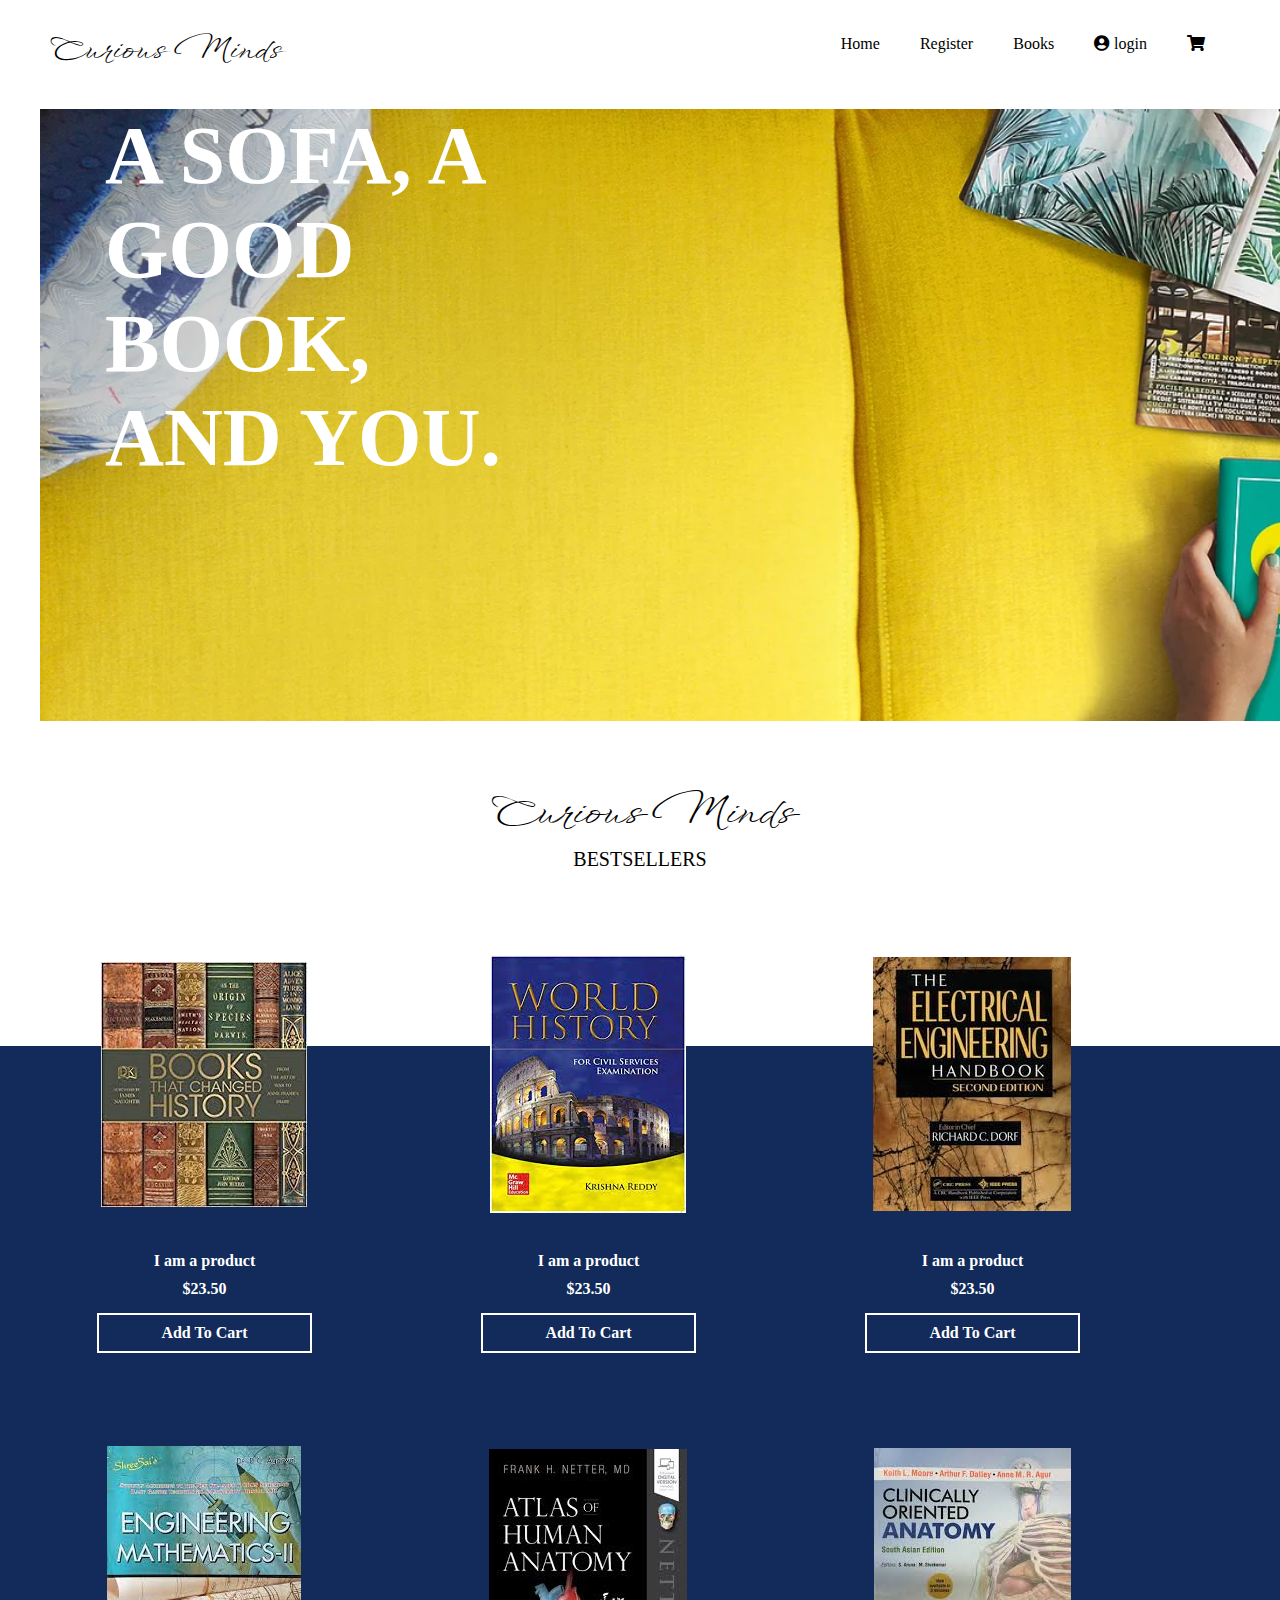
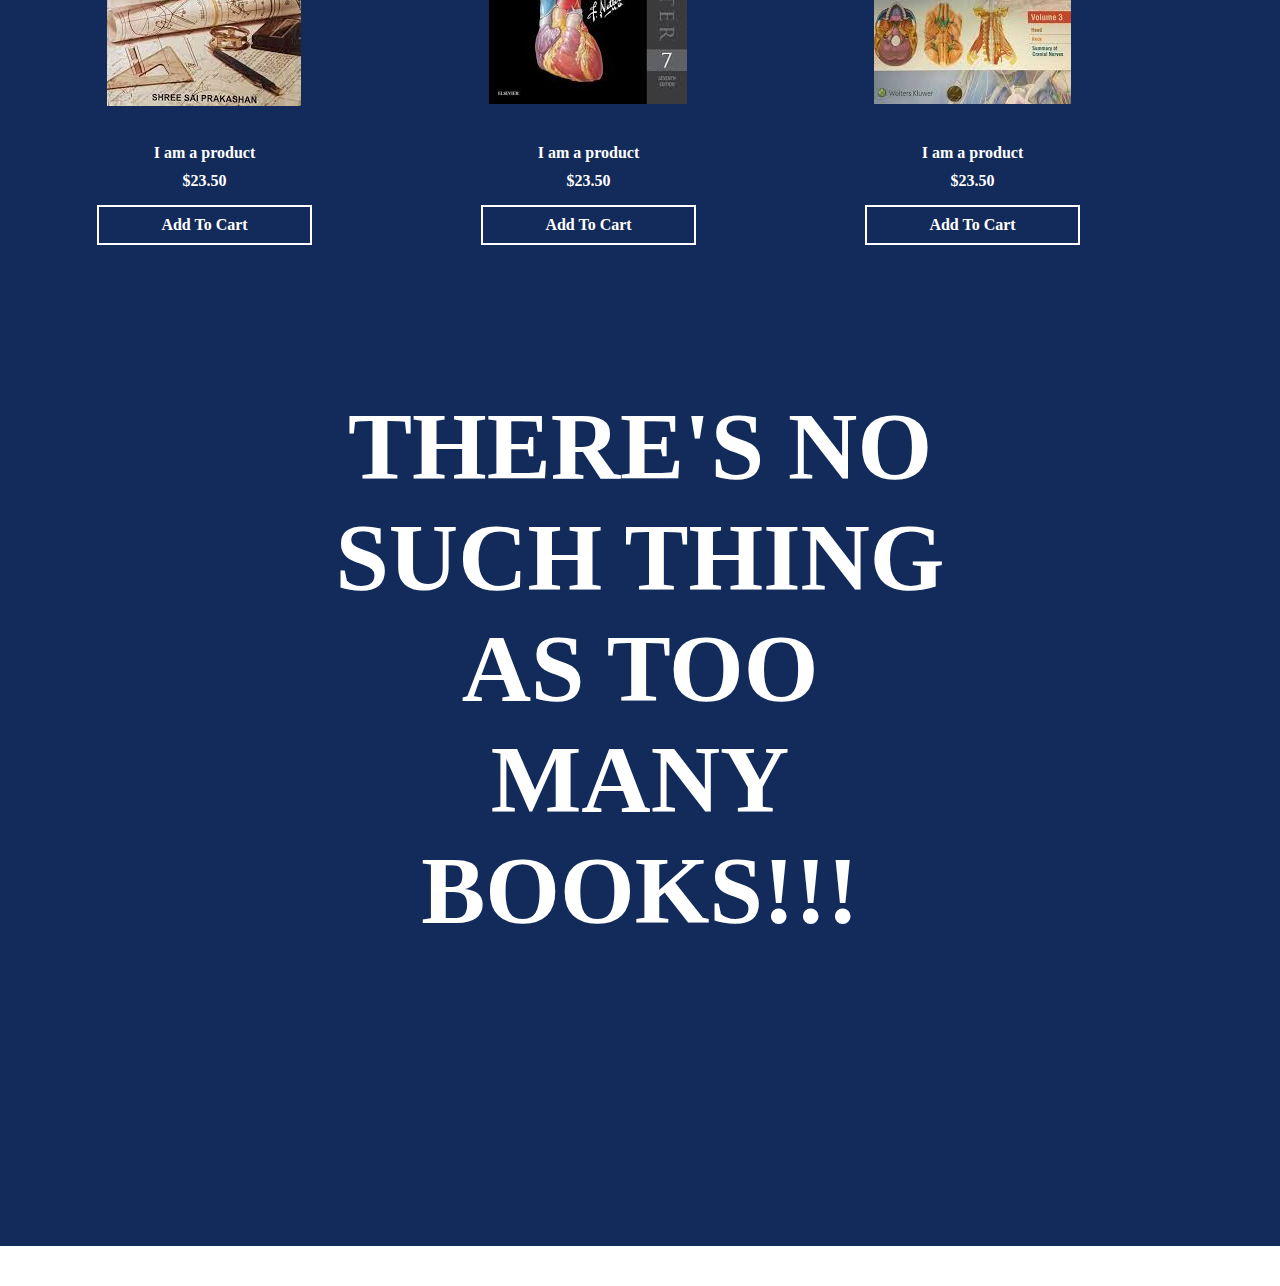
<file: index.html>
<!DOCTYPE html>
<html lang="en">
<head>
    <meta charset="UTF-8">
    <meta http-equiv="X-UA-Compatible" content="IE=edge">
    <meta name="viewport" content="width=device-width, initial-scale=1.0">
    <link rel="stylesheet" href="https://cdnjs.cloudflare.com/ajax/libs/font-awesome/5.15.4/css/all.min.css" integrity="sha512-1ycn6IcaQQ40/MKBW2W4Rhis/DbILU74C1vSrLJxCq57o941Ym01SwNsOMqvEBFlcgUa6xLiPY/NS5R+E6ztJQ==" crossorigin="anonymous" referrerpolicy="no-referrer" />
    <link rel="stylesheet" href="home.css">
    <title>Home</title>
</head>
<body>
    <div class="container">
        <div class="content">
            <div class="heading">
                <div class="logo">
                    <a href="" class="logoname">Curious Minds</a>
                </div>
                <div class="navbar">
                    <ul>
                        <li><a href="index.html">Home</a></li>
                        <li><a href="registration.html">Register</a></li>
                        <li><a href="books.html">Books</a></li>
                        <li><a href="login.html"> <i class="fas fa-user-circle"></i> login</a></li>
                        <li><a href="payment.html"> <i class="fas fa-shopping-cart"></i></a></li>
                    </ul>
                </div>
            </div>
            <div class="body">
                <div class="textbox">
                    <p class="text">A SOFA, A GOOD BOOK, AND YOU.</p>
                </div>
                <div class="bestsellers">
                    <span class="head1">Curious Minds</span>
                    <span class="head2">BESTSELLERS</span>
                </div>
                <div class="books-grid">
                    <div class="card">
                        <div class="image">
                            <img src="./pictures/book1.jpeg" alt="">
                        </div>
                        <div class="txt">
                            <span>I am a product</span>
                            <span>$23.50</span>
                        </div>
                        <div class="btn">
                            <button>Add To Cart</button>
                        </div>
                    </div>
                    <div class="card">
                        <div class="image">
                            <img src="./pictures/book2.jpeg" alt="">
                        </div>
                        <div class="txt">
                            <span>I am a product</span>
                            <span>$23.50</span>
                        </div>
                        <div class="btn">
                            <button>Add To Cart</button>
                        </div>
                    </div>
                    <div class="card">
                        <div class="image">
                            <img src="./pictures/book7.jpeg" alt="">
                        </div>
                        <div class="txt">
                            <span>I am a product</span>
                            <span>$23.50</span>
                        </div>
                        <div class="btn">
                            <button>Add To Cart</button>
                        </div>
                    </div>
                    <div class="card">
                        <div class="image">
                            <img src="./pictures/book4.jpeg" alt="">
                        </div>
                        <div class="txt">
                            <span>I am a product</span>
                            <span>$23.50</span>
                        </div>
                        <div class="btn">
                            <button>Add To Cart</button>
                        </div>
                    </div>
                    <div class="card">
                        <div class="image">
                            <img src="./pictures/book5.jpeg" alt="">
                        </div>
                        <div class="txt">
                            <span>I am a product</span>
                            <span>$23.50</span>
                        </div>
                        <div class="btn">
                            <button>Add To Cart</button>
                        </div>
                    </div>
                    <div class="card">
                        <div class="image">
                            <img src="./pictures/book6.jpeg" alt="">
                        </div>
                        <div class="txt">
                            <span>I am a product</span>
                            <span>$23.50</span>
                        </div>
                        <div class="btn">
                            <button>Add To Cart</button>
                        </div>
                    </div>
                </div>
                <div class="bg">
                    <div class="text-box">
                        <p>THERE'S NO SUCH THING AS TOO MANY BOOKS!!!</p>
                    </div>
                </div>                
            </div>
            <div class="footer"></div>
        </div>
    </div>
</body>
</html>
</file>
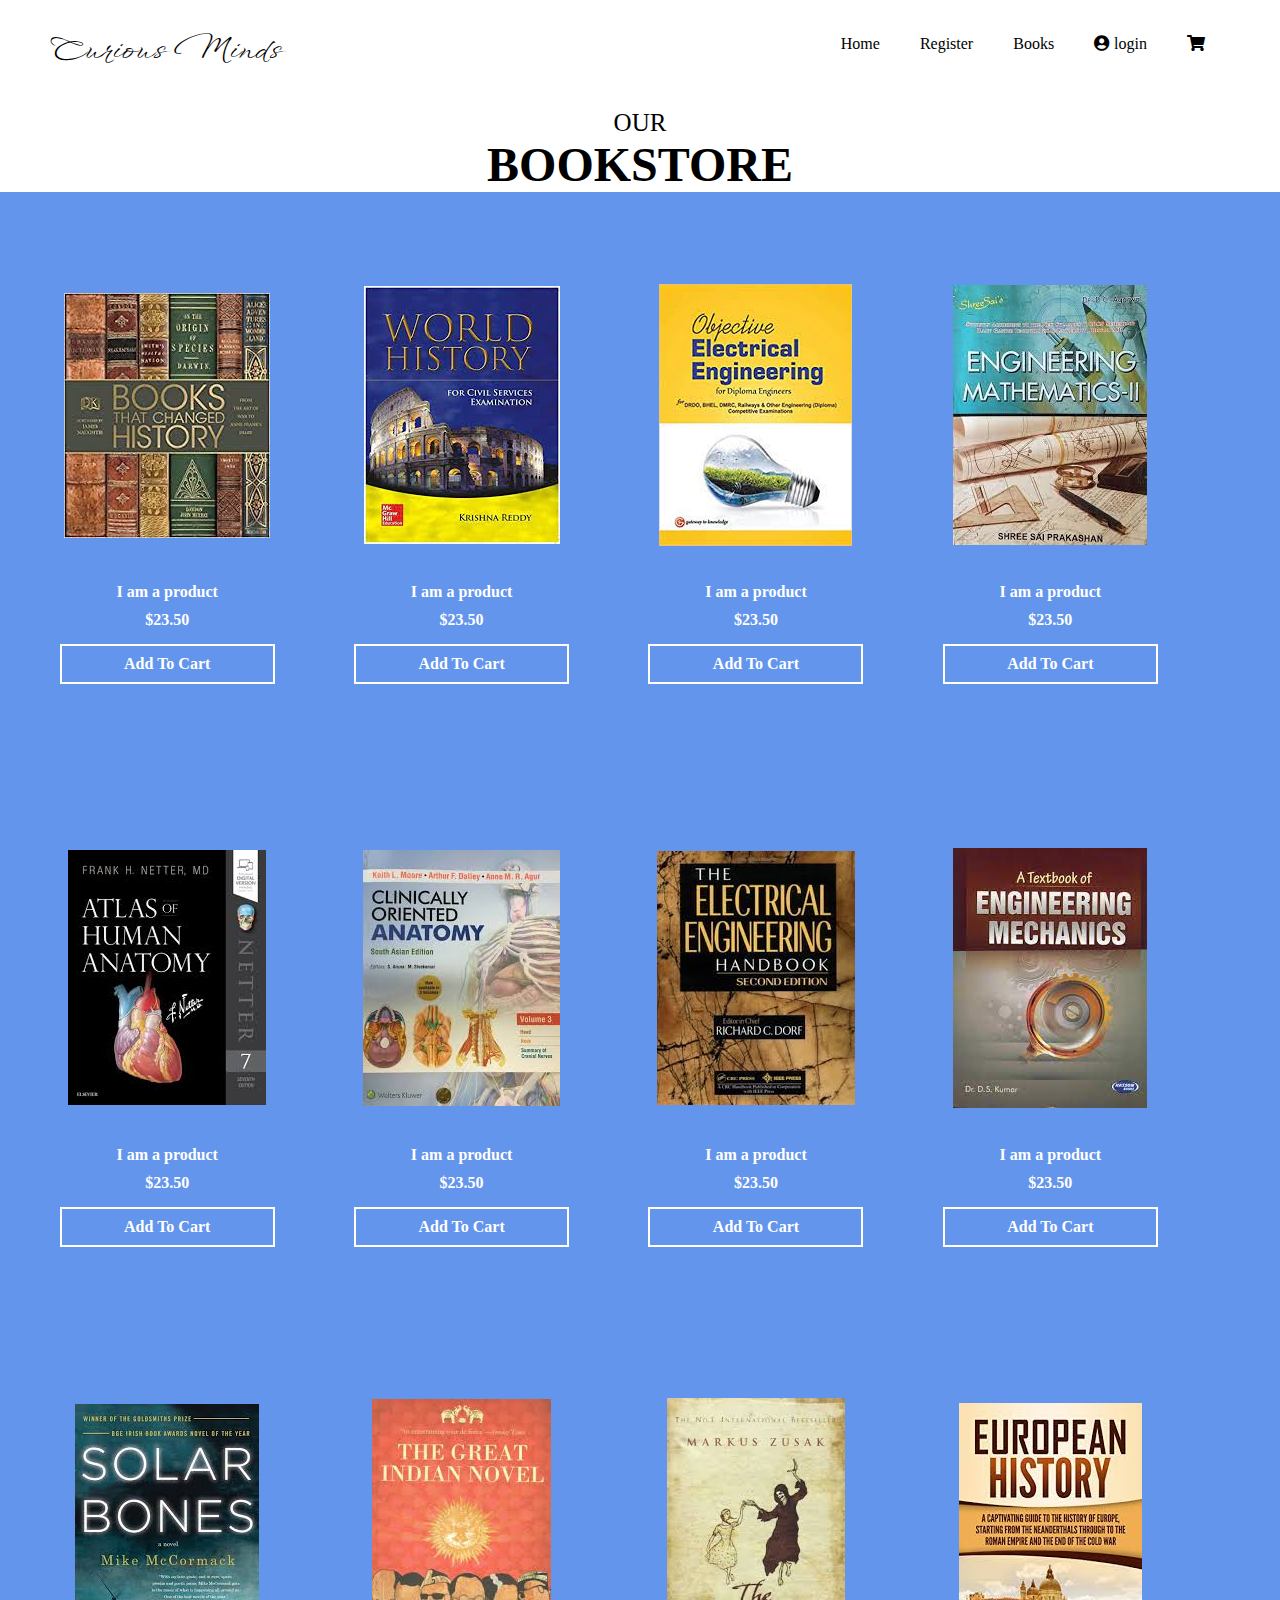
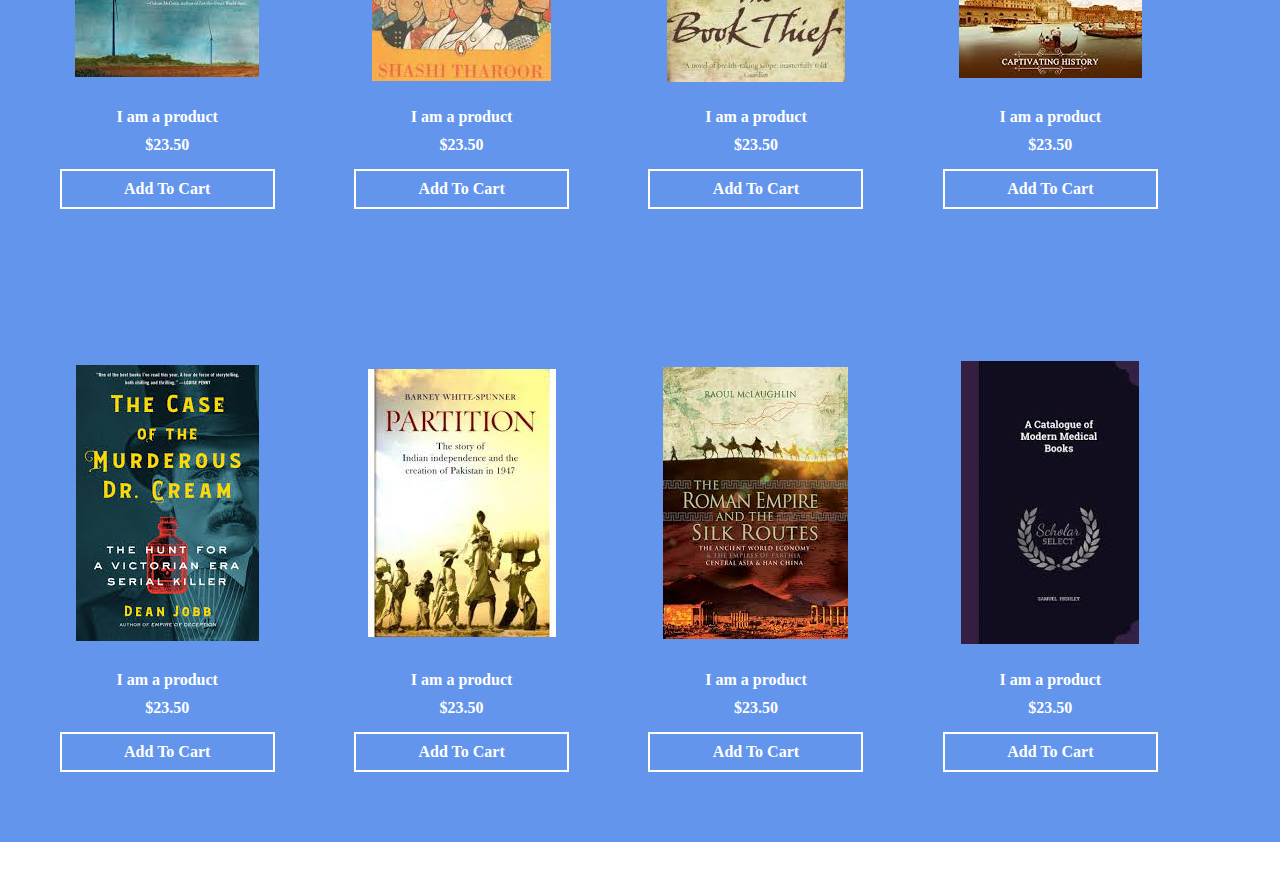
<file: books.html>
<!DOCTYPE html>
<html lang="en">
<head>
    <meta charset="UTF-8">
    <meta http-equiv="X-UA-Compatible" content="IE=edge">
    <meta name="viewport" content="width=device-width, initial-scale=1.0">
    <link rel="stylesheet" href="https://cdnjs.cloudflare.com/ajax/libs/font-awesome/5.15.4/css/all.min.css" integrity="sha512-1ycn6IcaQQ40/MKBW2W4Rhis/DbILU74C1vSrLJxCq57o941Ym01SwNsOMqvEBFlcgUa6xLiPY/NS5R+E6ztJQ==" crossorigin="anonymous" referrerpolicy="no-referrer" />
    <link rel="stylesheet" href="books.css">
    <title>Books</title>
</head>
<body>
    <div class="container">
        <div class="content">
            <div class="heading">
                <div class="logo">
                    <a href="" class="logoname">Curious Minds</a>
                </div>
                <div class="navbar">
                    <ul>
                        <li><a href="index.html">Home</a></li>
                        <li><a href="registration.html">Register</a></li>
                        <li><a href="books.html">Books</a></li>
                        <li><a href="login.html"> <i class="fas fa-user-circle"></i> login</a></li>
                        <li><a href="payment.html"> <i class="fas fa-shopping-cart"></i></a></li>
                    </ul>
                </div>
            </div>
            <div class="body">
                <div class="head">
                    <span class="h">OUR</span>
                    <span class="i">BOOKSTORE</span>
                </div>
                <div class="books-grid">
                    <div class="card">
                        <div class="image">
                            <img src="./pictures/book1.jpeg" alt="">
                        </div>
                        <div class="txt">
                            <span>I am a product</span>
                            <span>$23.50</span>
                        </div>
                        <div class="btn">
                            <button>Add To Cart</button>
                        </div>
                    </div>
                    <div class="card">
                        <div class="image">
                            <img src="./pictures/book2.jpeg" alt="">
                        </div>
                        <div class="txt">
                            <span>I am a product</span>
                            <span>$23.50</span>
                        </div>
                        <div class="btn">
                            <button>Add To Cart</button>
                        </div>
                    </div>
                    <div class="card">
                        <div class="image">
                            <img src="./pictures/book3.jpeg" alt="">
                        </div>
                        <div class="txt">
                            <span>I am a product</span>
                            <span>$23.50</span>
                        </div>
                        <div class="btn">
                            <button>Add To Cart</button>
                        </div>
                    </div>
                    <div class="card">
                        <div class="image">
                            <img src="./pictures/book4.jpeg" alt="">
                        </div>
                        <div class="txt">
                            <span>I am a product</span>
                            <span>$23.50</span>
                        </div>
                        <div class="btn">
                            <button>Add To Cart</button>
                        </div>
                    </div>
                    <div class="card">
                        <div class="image">
                            <img src="./pictures/book5.jpeg" alt="">
                        </div>
                        <div class="txt">
                            <span>I am a product</span>
                            <span>$23.50</span>
                        </div>
                        <div class="btn">
                            <button>Add To Cart</button>
                        </div>
                    </div>
                    <div class="card">
                        <div class="image">
                            <img src="./pictures/book6.jpeg" alt="">
                        </div>
                        <div class="txt">
                            <span>I am a product</span>
                            <span>$23.50</span>
                        </div>
                        <div class="btn">
                            <button>Add To Cart</button>
                        </div>
                    </div>
                    <div class="card">
                        <div class="image">
                            <img src="./pictures/book7.jpeg" alt="">
                        </div>
                        <div class="txt">
                            <span>I am a product</span>
                            <span>$23.50</span>
                        </div>
                        <div class="btn">
                            <button>Add To Cart</button>
                        </div>
                    </div>
                    <div class="card">
                        <div class="image">
                            <img src="./pictures/book8.jpeg" alt="">
                        </div>
                        <div class="txt">
                            <span>I am a product</span>
                            <span>$23.50</span>
                        </div>
                        <div class="btn">
                            <button>Add To Cart</button>
                        </div>
                    </div>
                    <div class="card">
                        <div class="image">
                            <img src="./pictures/book9.jpeg" alt="">
                        </div>
                        <div class="txt">
                            <span>I am a product</span>
                            <span>$23.50</span>
                        </div>
                        <div class="btn">
                            <button>Add To Cart</button>
                        </div>
                    </div>
                    <div class="card">
                        <div class="image">
                            <img src="./pictures/book10.jpeg" alt="">
                        </div>
                        <div class="txt">
                            <span>I am a product</span>
                            <span>$23.50</span>
                        </div>
                        <div class="btn">
                            <button>Add To Cart</button>
                        </div>
                    </div>
                    <div class="card">
                        <div class="image">
                            <img src="./pictures/book11.jpeg" alt="">
                        </div>
                        <div class="txt">
                            <span>I am a product</span>
                            <span>$23.50</span>
                        </div>
                        <div class="btn">
                            <button>Add To Cart</button>
                        </div>
                    </div>
                    <div class="card">
                        <div class="image">
                            <img src="./pictures/book12.jpeg" alt="">
                        </div>
                        <div class="txt">
                            <span>I am a product</span>
                            <span>$23.50</span>
                        </div>
                        <div class="btn">
                            <button>Add To Cart</button>
                        </div>
                    </div>
                    <div class="card">
                        <div class="image">
                            <img src="./pictures/book13.jpeg" alt="">
                        </div>
                        <div class="txt">
                            <span>I am a product</span>
                            <span>$23.50</span>
                        </div>
                        <div class="btn">
                            <button>Add To Cart</button>
                        </div>
                    </div>
                    <div class="card">
                        <div class="image">
                            <img src="./pictures/book14.jpeg" alt="">
                        </div>
                        <div class="txt">
                            <span>I am a product</span>
                            <span>$23.50</span>
                        </div>
                        <div class="btn">
                            <button>Add To Cart</button>
                        </div>
                    </div>
                    <div class="card">
                        <div class="image">
                            <img src="./pictures/book15.jpeg" alt="">
                        </div>
                        <div class="txt">
                            <span>I am a product</span>
                            <span>$23.50</span>
                        </div>
                        <div class="btn">
                            <button>Add To Cart</button>
                        </div>
                    </div>
                    <div class="card">
                        <div class="image">
                            <img src="./pictures/book16.jpeg" alt="">
                        </div>
                        <div class="txt">
                            <span>I am a product</span>
                            <span>$23.50</span>
                        </div>
                        <div class="btn">
                            <button>Add To Cart</button>
                        </div>
                    </div>
                </div>
            </div>
            <div class="footer"></div>
        </div>
    </div>
</body>
</html>
</file>
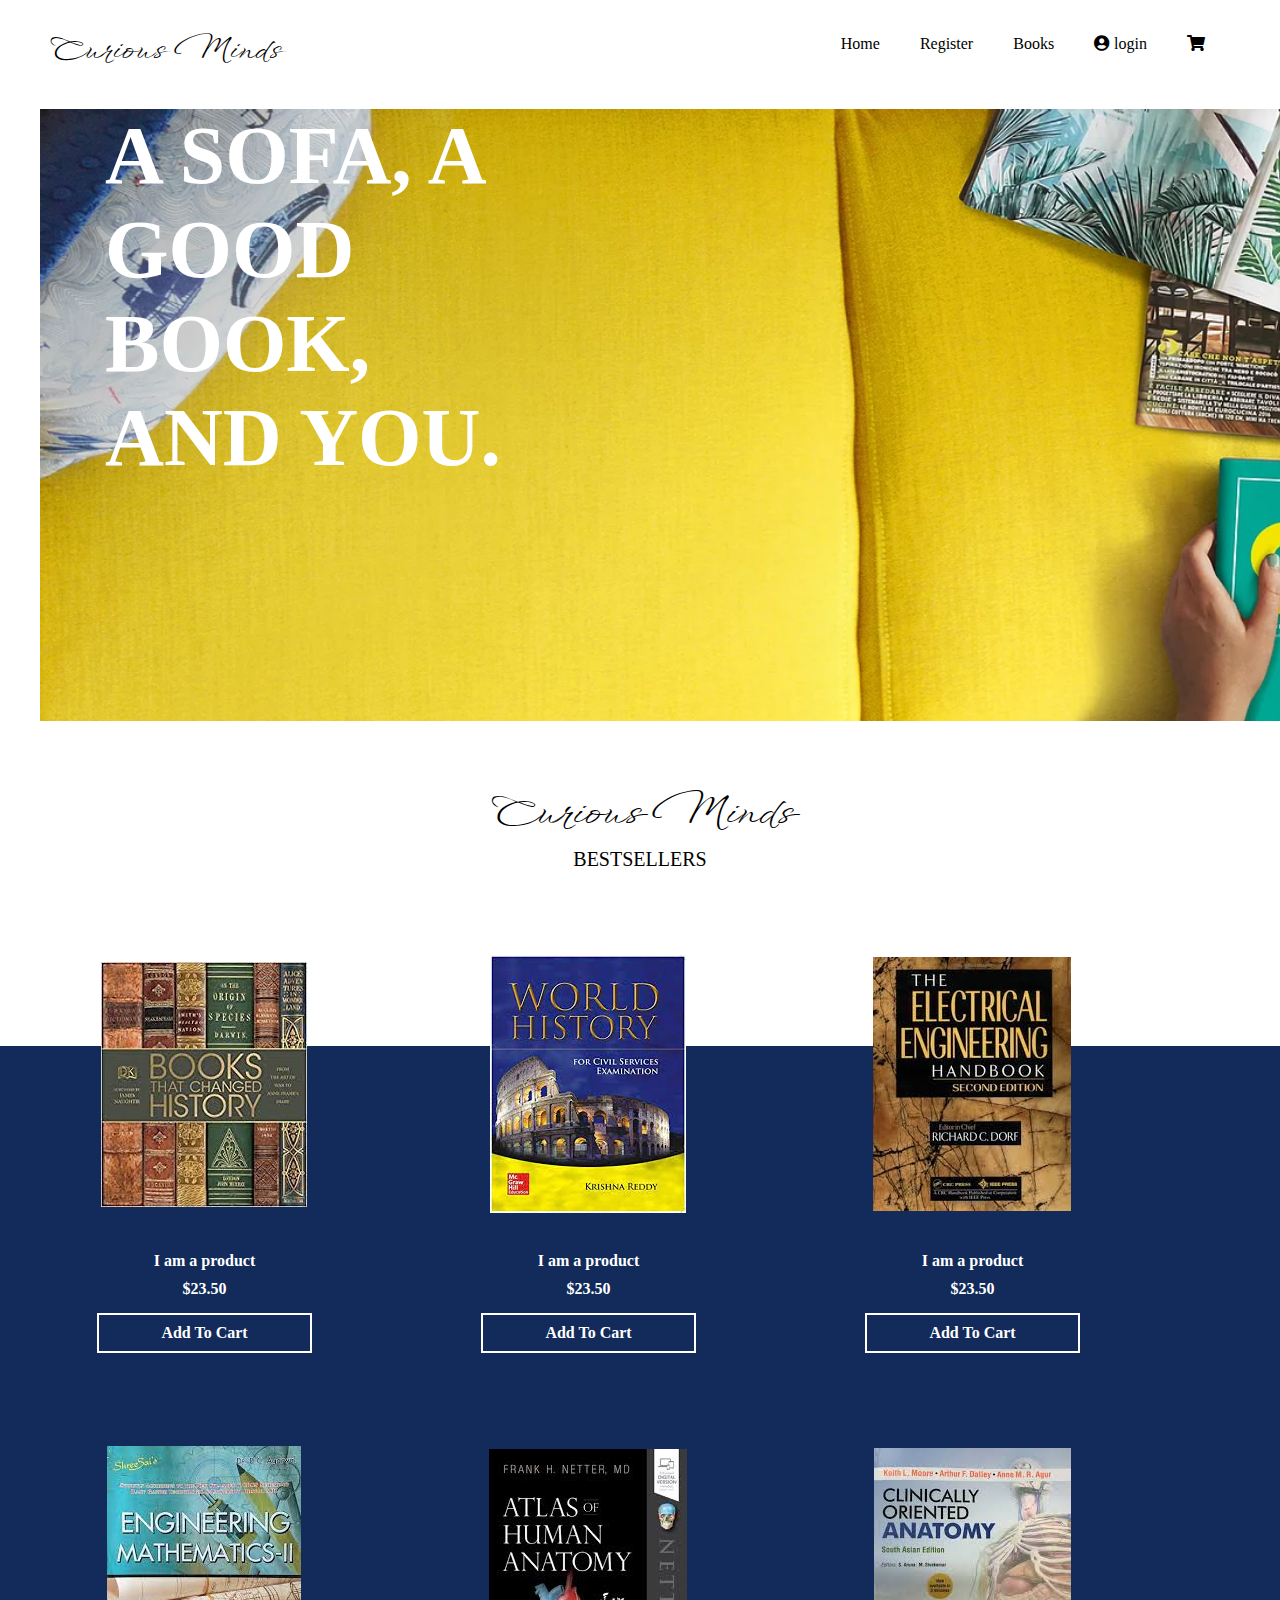
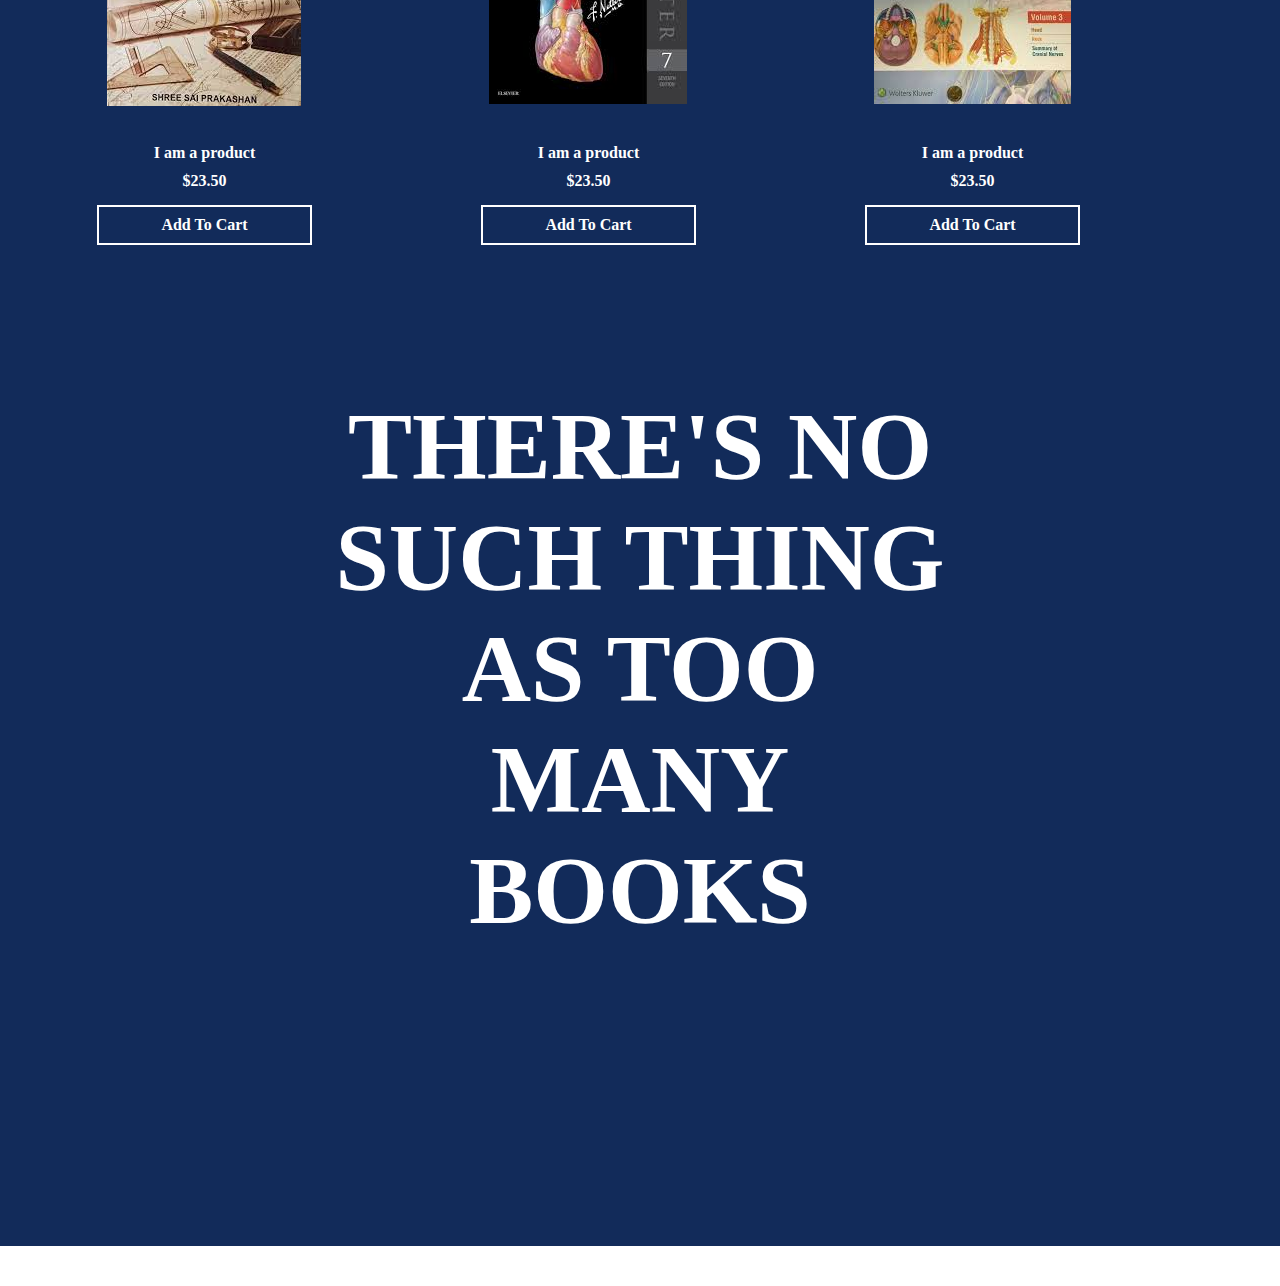
<file: home.html>
<!DOCTYPE html>
<html lang="en">
<head>
    <meta charset="UTF-8">
    <meta http-equiv="X-UA-Compatible" content="IE=edge">
    <meta name="viewport" content="width=device-width, initial-scale=1.0">
    <link rel="stylesheet" href="https://cdnjs.cloudflare.com/ajax/libs/font-awesome/5.15.4/css/all.min.css" integrity="sha512-1ycn6IcaQQ40/MKBW2W4Rhis/DbILU74C1vSrLJxCq57o941Ym01SwNsOMqvEBFlcgUa6xLiPY/NS5R+E6ztJQ==" crossorigin="anonymous" referrerpolicy="no-referrer" />
    <link rel="stylesheet" href="home.css">
    <title>Home</title>
</head>
<body>
    <div class="container">
        <div class="content">
            <div class="heading">
                <div class="logo">
                    <a href="" class="logoname">Curious Minds</a>
                </div>
                <div class="navbar">
                    <ul>
                        <li><a href="home.html">Home</a></li>
                        <li><a href="registration.html">Register</a></li>
                        <li><a href="books.html">Books</a></li>
                        <li><a href="login.html"> <i class="fas fa-user-circle"></i> login</a></li>
                        <li><a href="payment.html"> <i class="fas fa-shopping-cart"></i></a></li>
                    </ul>
                </div>
            </div>
            <div class="body">
                <div class="textbox">
                    <p class="text">A SOFA, A GOOD BOOK, AND YOU.</p>
                </div>
                <div class="bestsellers">
                    <span class="head1">Curious Minds</span>
                    <span class="head2">BESTSELLERS</span>
                </div>
                <div class="books-grid">
                    <div class="card">
                        <div class="image">
                            <img src="./pictures/book1.jpeg" alt="">
                        </div>
                        <div class="txt">
                            <span>I am a product</span>
                            <span>$23.50</span>
                        </div>
                        <div class="btn">
                            <button>Add To Cart</button>
                        </div>
                    </div>
                    <div class="card">
                        <div class="image">
                            <img src="./pictures/book2.jpeg" alt="">
                        </div>
                        <div class="txt">
                            <span>I am a product</span>
                            <span>$23.50</span>
                        </div>
                        <div class="btn">
                            <button>Add To Cart</button>
                        </div>
                    </div>
                    <div class="card">
                        <div class="image">
                            <img src="./pictures/book7.jpeg" alt="">
                        </div>
                        <div class="txt">
                            <span>I am a product</span>
                            <span>$23.50</span>
                        </div>
                        <div class="btn">
                            <button>Add To Cart</button>
                        </div>
                    </div>
                    <div class="card">
                        <div class="image">
                            <img src="./pictures/book4.jpeg" alt="">
                        </div>
                        <div class="txt">
                            <span>I am a product</span>
                            <span>$23.50</span>
                        </div>
                        <div class="btn">
                            <button>Add To Cart</button>
                        </div>
                    </div>
                    <div class="card">
                        <div class="image">
                            <img src="./pictures/book5.jpeg" alt="">
                        </div>
                        <div class="txt">
                            <span>I am a product</span>
                            <span>$23.50</span>
                        </div>
                        <div class="btn">
                            <button>Add To Cart</button>
                        </div>
                    </div>
                    <div class="card">
                        <div class="image">
                            <img src="./pictures/book6.jpeg" alt="">
                        </div>
                        <div class="txt">
                            <span>I am a product</span>
                            <span>$23.50</span>
                        </div>
                        <div class="btn">
                            <button>Add To Cart</button>
                        </div>
                    </div>
                </div>
                <div class="bg">
                    <div class="text-box">
                        <p>THERE'S NO SUCH THING AS TOO MANY BOOKS</p>
                    </div>
                </div>                
            </div>
            <div class="footer"></div>
        </div>
    </div>
</body>
</html>
</file>
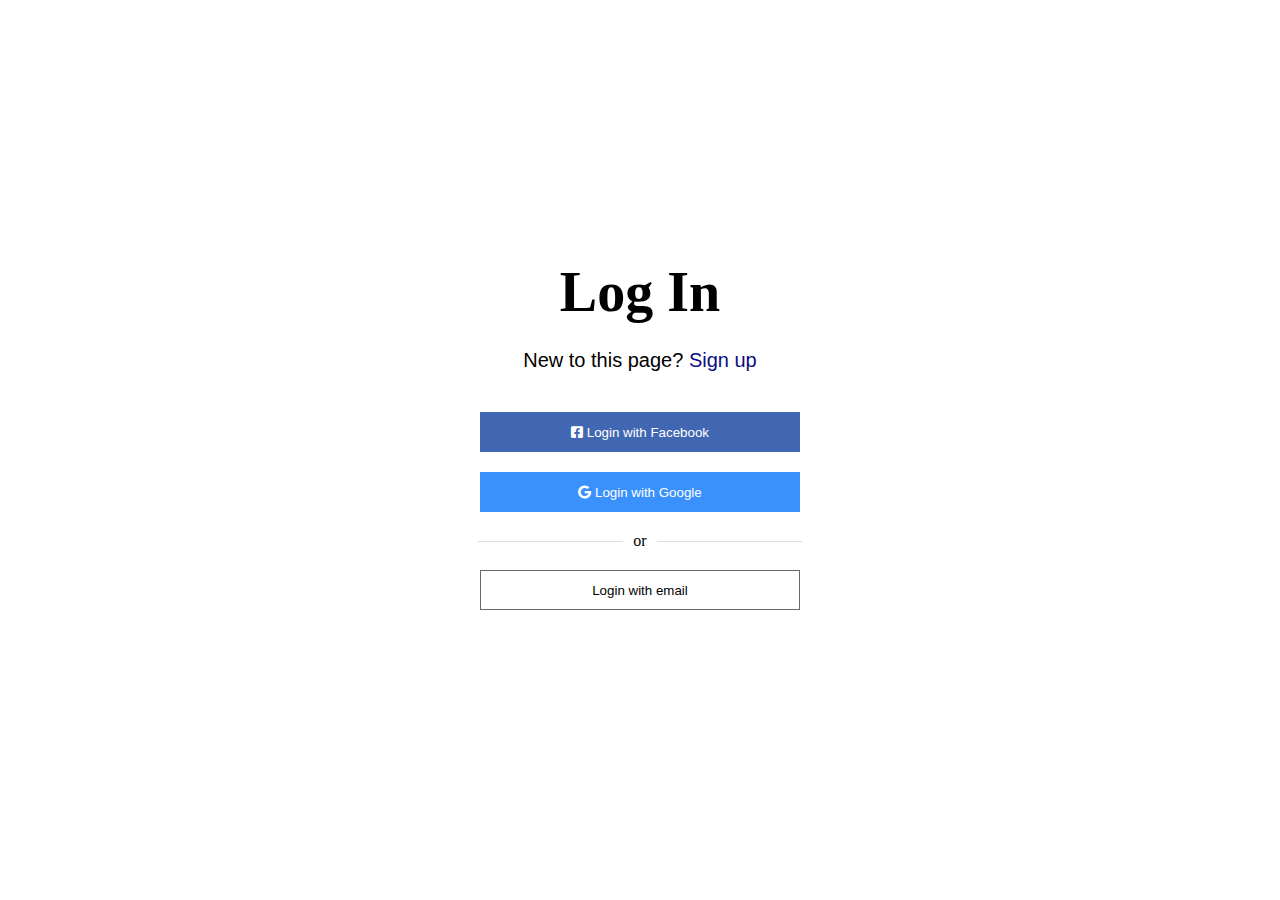
<file: login.html>
<!DOCTYPE html>
<html lang="en">

<head>
    <meta charset="UTF-8">
    <meta http-equiv="X-UA-Compatible" content="IE=edge">
    <meta name="viewport" content="width=device-width, initial-scale=1.0">
    <link rel="stylesheet" href="https://cdnjs.cloudflare.com/ajax/libs/font-awesome/5.15.4/css/all.min.css" integrity="sha512-1ycn6IcaQQ40/MKBW2W4Rhis/DbILU74C1vSrLJxCq57o941Ym01SwNsOMqvEBFlcgUa6xLiPY/NS5R+E6ztJQ==" crossorigin="anonymous" referrerpolicy="no-referrer" />
    <link rel="stylesheet" href="login.css">
    <title>LOGIN | SIGN UP</title>
</head>

<body>
    <div class="container">
        <h1 class="heading">Log In</h1>
        <p class="text">New to this page? <a href="./signup.html" class="signup">Sign up</a></p>
        <div class="buttons">
            <button class="fb"><a href="https://www.facebook.com/"> <i class="fab fa-facebook-square"></i> Login with Facebook</a></button>
            <button class="google"><a href="https://www.google.com/gmail/"> <i class="fab fa-google"></i> Login with Google</a></button>
            <div class="line">
                <div class="line1"></div>
                <span>or</span>
                <div class="line2"></div>
            </div>
            <button class="email">Login with email</button>
        </div>
    </div>
</body>

</html>
</file>
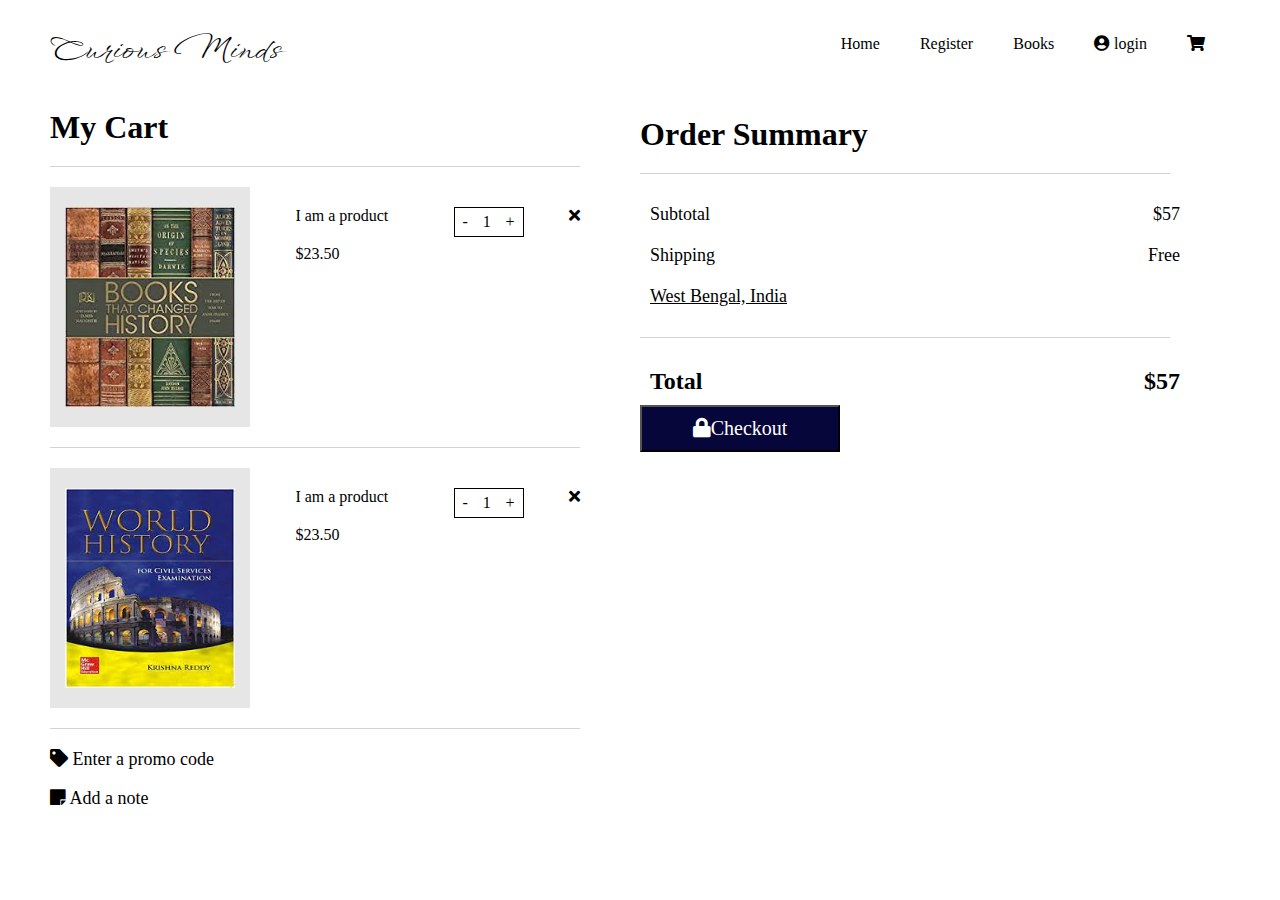
<file: payment.html>
<!DOCTYPE html>
<html lang="en">

<head>
    <meta charset="UTF-8">
    <meta http-equiv="X-UA-Compatible" content="IE=edge">
    <meta name="viewport" content="width=device-width, initial-scale=1.0">
    <link rel="stylesheet" href="https://cdnjs.cloudflare.com/ajax/libs/font-awesome/5.15.4/css/all.min.css"
        integrity="sha512-1ycn6IcaQQ40/MKBW2W4Rhis/DbILU74C1vSrLJxCq57o941Ym01SwNsOMqvEBFlcgUa6xLiPY/NS5R+E6ztJQ=="
        crossorigin="anonymous" referrerpolicy="no-referrer" />
    <link rel="stylesheet" href="payment.css">
    <title>Cart and Payment</title>
</head>

<body>
    <div class="container">
        <div class="content">
            <div class="heading">
                <div class="logo">
                    <a href="" class="logoname">Curious Minds</a>
                </div>
                <div class="navbar">
                    <ul>
                        <li><a href="index.html">Home</a></li>
                        <li><a href="registration.html">Register</a></li>
                        <li><a href="books.html">Books</a></li>
                        <li><a href="login.html"> <i class="fas fa-user-circle"></i> login</a></li>
                        <li><a href="payment.html"> <i class="fas fa-shopping-cart"></i></a></li>
                    </ul>
                </div>
            </div>
            <div class="body">
                <div class="cartbox">
                    <div class="cart">
                        <h1 class="head">My Cart</h1>
                        <div class="line"></div>
                        <div class="card">
                            <div class="image">
                                <img src="./pictures/book1.jpeg" alt="">
                            </div>
                            <div class="txt">
                                <span>I am a product</span>
                                <span>$23.50</span>
                            </div>
                            <div class="txt1">
                                <span>-</span>
                                <span>1</span>
                                <span>+</span>
                            </div>
                            <div class="txt2">
                                <span><i class="fas fa-times"></i></span>
                            </div>
                        </div>
                        <div class="line"></div>
                        <div class="card">
                            <div class="image">
                                <img src="./pictures/book2.jpeg" alt="">
                            </div>
                            <div class="txt">
                                <span>I am a product</span>
                                <span>$23.50</span>
                            </div>
                            <div class="txt1">
                                <span>-</span>
                                <span>1</span>
                                <span>+</span>
                            </div>
                            <div class="txt2">
                                <span><i class="fas fa-times"></i></span>
                            </div>
                        </div>
                        <div class="line"></div>
                        <div class="coupons">
                            <p class="text1"><i class="fas fa-tag"></i> Enter a promo code </p>
                            <br>
                            <p class="text2"><i class="fas fa-sticky-note"></i> Add a note</p>
                        </div>
                    </div>
                    <div class="orders">
                        <h1 class="head">Order Summary</h1>
                        <div class="line"></div>
                        <div class="txt">
                            <span class="a">Subtotal</span>
                            <span class="b">$57</span>
                        </div>
                        <div class="txt1">
                            <span class="a">Shipping</span>
                            <span class="b">Free</span>
                        </div>
                        <div class="txt2">
                            <span class="b">West Bengal, India</span>
                        </div>
                        <div class="line"></div>
                        <div class="txt3">
                            <span class="a">
                                <h2>Total</h2>
                            </span>
                            <span class="b">
                                <h2>$57</h2>
                            </span>
                        </div>
                        <div class="btn">
                            <button><i class="fas fa-lock"></i>Checkout</button>
                        </div>
                    </div>
                </div>
            </div>
            <div class="footer"></div>
        </div>
    </div>
</body>

</html>
</file>
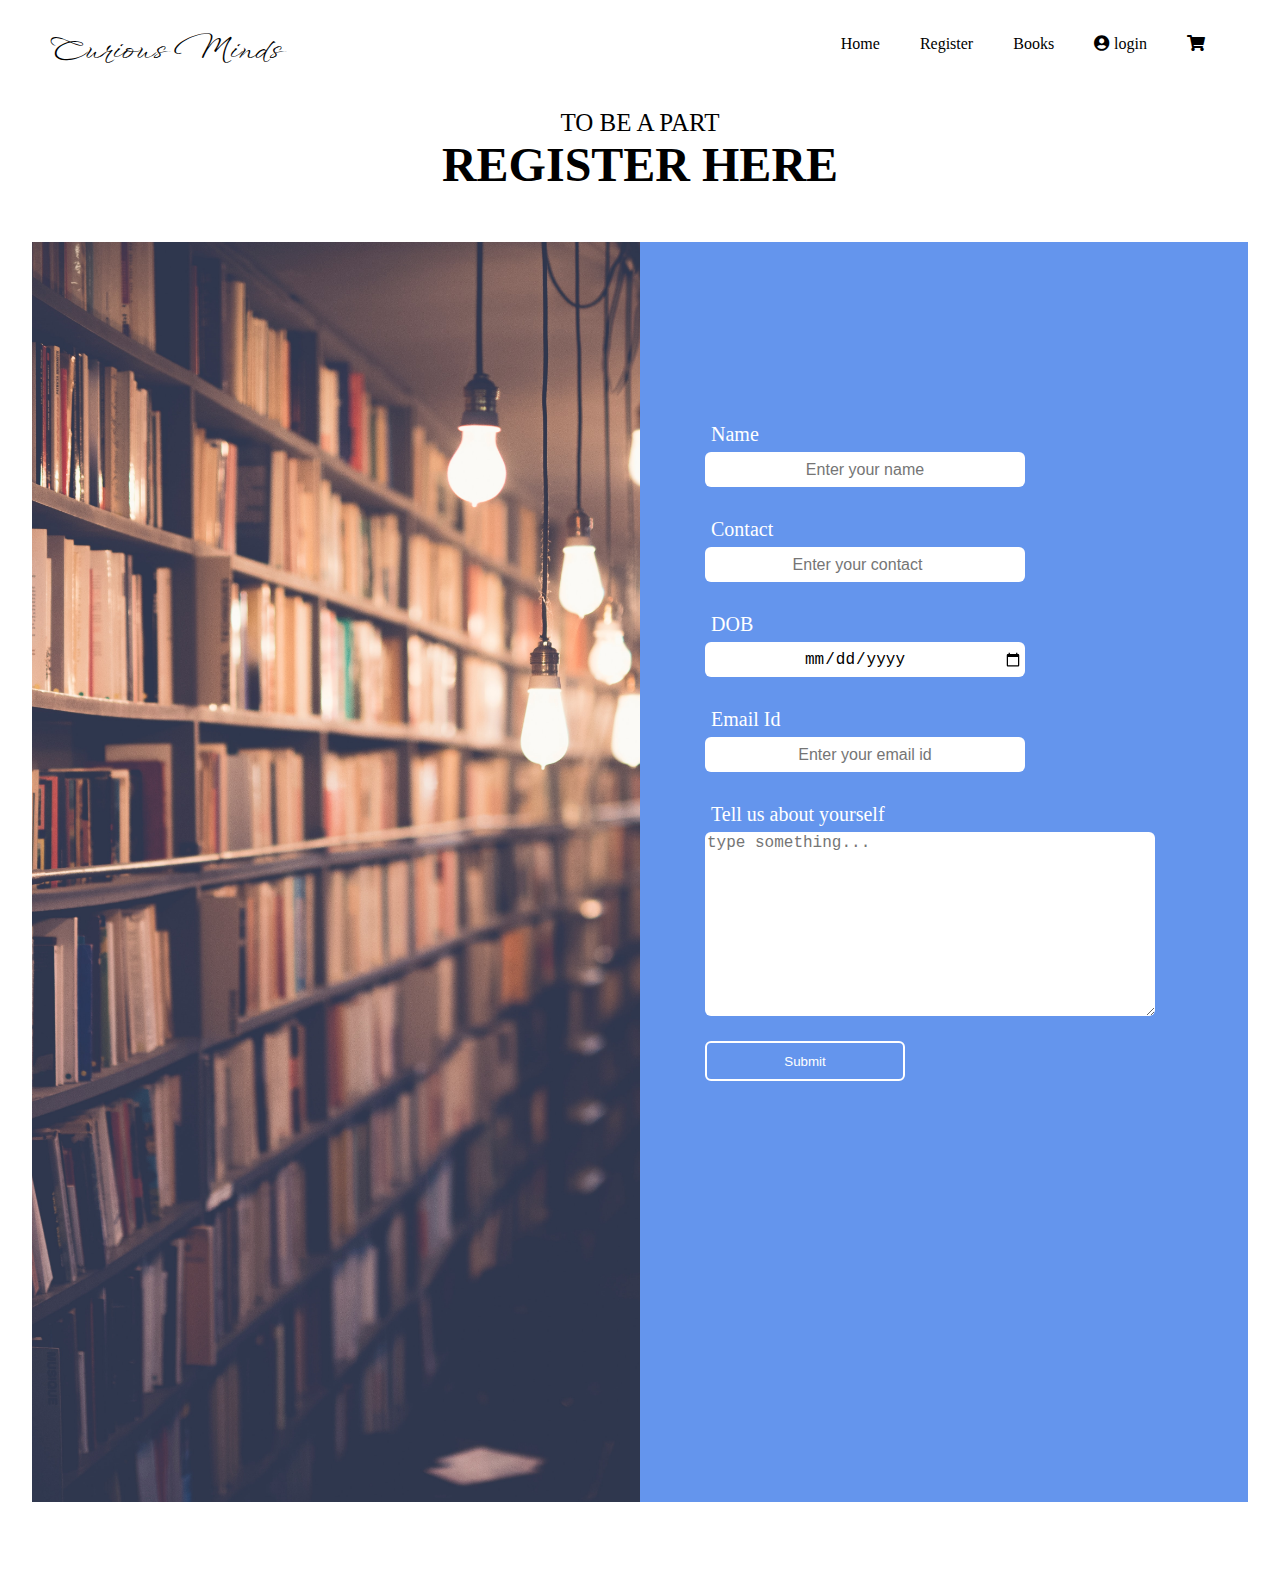
<file: registration.html>
<!DOCTYPE html>
<html lang="en">
<head>
    <meta charset="UTF-8">
    <meta http-equiv="X-UA-Compatible" content="IE=edge">
    <link rel="stylesheet" href="https://cdnjs.cloudflare.com/ajax/libs/font-awesome/5.15.4/css/all.min.css" integrity="sha512-1ycn6IcaQQ40/MKBW2W4Rhis/DbILU74C1vSrLJxCq57o941Ym01SwNsOMqvEBFlcgUa6xLiPY/NS5R+E6ztJQ==" crossorigin="anonymous" referrerpolicy="no-referrer" />
    <meta name="viewport" content="width=device-width, initial-scale=1.0">
    <link rel="stylesheet" href="registration.css">
    <title>Register</title>
</head>
<body>
    <div class="container">
        <div class="content">
            <div class="heading">
                <div class="logo">
                    <a href="" class="logoname">Curious Minds</a>
                </div>
                <div class="navbar">
                    <ul>
                        <li><a href="index.html">Home</a></li>
                        <li><a href="registration.html">Register</a></li>
                        <li><a href="books.html">Books</a></li>
                        <li><a href="login.html"> <i class="fas fa-user-circle"></i> login</a></li>
                        <li><a href="payment.html"> <i class="fas fa-shopping-cart"></i></a></li>
                    </ul>
                </div>
            </div>
            <div class="body">
                <div class="head">
                    <span class="h">TO BE A PART</span>
                    <span class="i">REGISTER HERE</span>
                </div>
                <div class="formbody">
                    <div class="imgbx"></div>
                    <div class="formbx">
                        <form action="">
                            <div class="name">
                                <label for="name">Name  </label>
                                <input type="text" id="name" placeholder="Enter your name">
                            </div>
                            <div class="contact">
                                <label for="contactno">Contact  </label>
                                <input type="number" id="contactno" placeholder="Enter your contact">
                            </div>
                            <div class="dob">
                                <label for="dob">DOB  </label>
                                <input type="date" id="dob" placeholder="">
                            </div>
                            <div class="email">
                                <label for="email">Email Id  </label>
                                <input type="email" id="email" placeholder="Enter your email id">
                            </div>
                            <div class="comments">
                                <label for="comments">Tell us about yourself</label>
                                <textarea name="" id="comments" cols="30" rows="10" placeholder="type something..."></textarea>
                            </div>
                            <div class="btn">
                                <button>Submit</button>
                            </div>
                        </form>
                    </div>
                </div>
            </div>
            <div class="footer"></div>
        </div>
    </div>
</body>
</html>
</file>
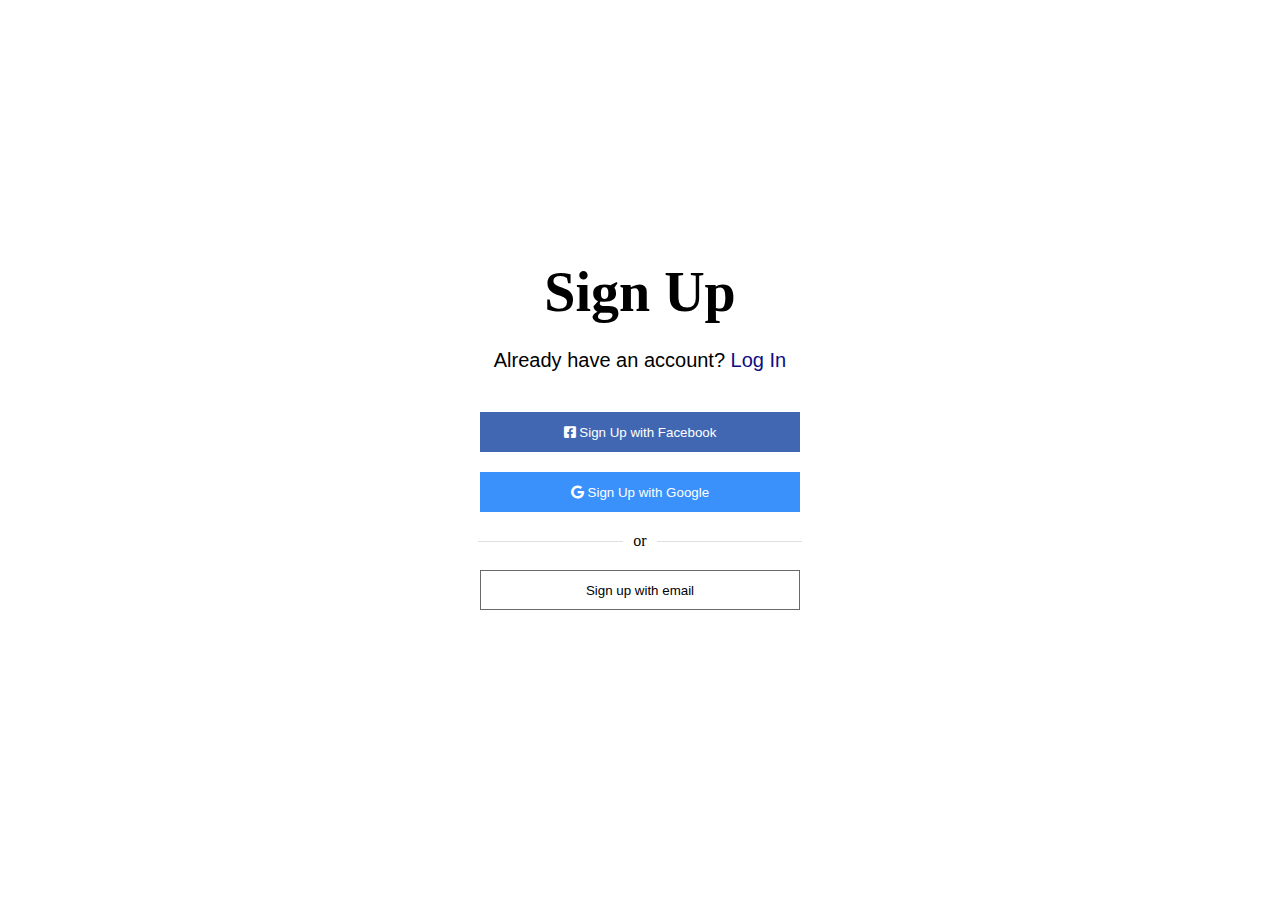
<file: signup.html>
<!DOCTYPE html>
<html lang="en">

<head>
    <meta charset="UTF-8">
    <meta http-equiv="X-UA-Compatible" content="IE=edge">
    <meta name="viewport" content="width=device-width, initial-scale=1.0">
    <link rel="stylesheet" href="https://cdnjs.cloudflare.com/ajax/libs/font-awesome/5.15.4/css/all.min.css" integrity="sha512-1ycn6IcaQQ40/MKBW2W4Rhis/DbILU74C1vSrLJxCq57o941Ym01SwNsOMqvEBFlcgUa6xLiPY/NS5R+E6ztJQ==" crossorigin="anonymous" referrerpolicy="no-referrer" />
    <link rel="stylesheet" href="login.css">
    <title>LOGIN | SIGN UP</title>
</head>

<body>
    <div class="container">
        <h1 class="heading">Sign Up</h1>
        <p class="text">Already have an account? <a href="./login.html" class="signup">Log In</a></p>
        <div class="buttons">
            <button class="fb"><a href="https://www.facebook.com/"> <i class="fab fa-facebook-square"></i> Sign Up with Facebook</a></button>
            <button class="google"><a href="https://www.google.com/gmail/"> <i class="fab fa-google"></i> Sign Up with Google</a></button>
            <div class="line">
                <div class="line1"></div>
                <span>or</span>
                <div class="line2"></div>
            </div>
            <button class="email">Sign up with email</button>
        </div>
    </div>
</body>

</html>
</file>
<file: home.css>
@import url('https://fonts.googleapis.com/css2?family=Dancing+Script&display=swap');
@import url('https://fonts.googleapis.com/css2?family=Caudex&display=swap');
@import url('//db.onlinewebfonts.com/c/6dd2f2510b4a00a5461b2455928209c2?family=BrandonGrotW01-Light');
@import url('https://fonts.googleapis.com/css2?family=WindSong:wght@500&display=swap');

@font-face {
    font-family: 'belindaregular';
    src: url('belinda-webfont.woff2') format('woff2'),
         url('belinda-webfont.woff') format('woff');
    font-weight: normal;
    font-style: normal;

}

@font-face {font-family: "BrandonGrotW01-Light"; src: url("//db.onlinewebfonts.com/t/6dd2f2510b4a00a5461b2455928209c2.eot"); src: url("//db.onlinewebfonts.com/t/6dd2f2510b4a00a5461b2455928209c2.eot?#iefix") format("embedded-opentype"), url("//db.onlinewebfonts.com/t/6dd2f2510b4a00a5461b2455928209c2.woff2") format("woff2"), url("//db.onlinewebfonts.com/t/6dd2f2510b4a00a5461b2455928209c2.woff") format("woff"), url("//db.onlinewebfonts.com/t/6dd2f2510b4a00a5461b2455928209c2.ttf") format("truetype"), url("//db.onlinewebfonts.com/t/6dd2f2510b4a00a5461b2455928209c2.svg#BrandonGrotW01-Light") format("svg"); }


*{
    box-sizing: border-box;
    padding: 0;
    margin: 0;
}

.container{
    height: 100vh;
    width: 100%;
}
.container .content .heading{
    display: flex;
    flex-direction: row;
    justify-content: space-between;
}
.container .content .heading .navbar ul{
    display: flex;
    flex-direction: row;
    margin-top: 15px;
    margin-right: 55px;
}
.container .content .heading .navbar ul li{
    margin: 15px;
    padding: 5px;
    list-style: none;
    font: 20px;
}
.container .content .heading .navbar ul li a{
    text-decoration: none;
    color: black;
    font-family: 'BrandonGrotW01-Light';
    font-weight: 400;
}
.container .content .heading .logo{
    display: flex;
    flex-direction: column;
    margin: 35px;
    margin-top: 15px;
    align-items: center;
    justify-content: center;
}
.container .content .heading .logo .logoname{
    margin: 15px;
    margin-bottom: 2px;
    font-size: 30px;
    font-family: 'WindSong', cursive;
}
.container .content .heading .logo a{
    text-decoration: none;
    color: black;
}
.content .body .textbox{
    background: url('./pictures/background.webp') no-repeat;
    height: 65vh;
    width: 96%;
    padding: 30px;
    padding-top: 0px;
    margin: 40px;
    margin-top: 0px;
}
.content .body .textbox .text{
    font-size: 5.6rem;
    color: white;
    width: 25vw;
    margin-left: 35px;
    font-family: Georgia, 'Times New Roman', Times, serif;
    font-weight: 800;
}
.content .body .bestsellers{
    display: flex;
    flex-direction: column;
    align-items: center;
    justify-content: center;
    height: 15vh;
    width: 100%;
}
.content .body .bestsellers .head1{
    font-size: 40px;
    font-family: 'WindSong', cursive;
    margin-bottom: 5px;
}
.content .body .bestsellers .head2{
    font-size: 20px;
}
.content .body .books-grid{
    display: grid;
    grid-template-columns: repeat(6,16vw);
    height: 50vh;
}
.content .body .books-grid .card{
    display: flex;
    flex-direction: column;
    justify-content: center;
    align-items: center;
    margin-left: 40px;
}
.content .body .books-grid .card .image{
    display: flex;
    align-items: center;
    justify-content: center;
    height: 34vh;
    width: 79%;
}
.content .body .books-grid .card .txt{
    display: flex;
    flex-direction: column;
    align-items: center;
    justify-content: center;
    margin: 10px;
    color: white;
    font-family: 'BrandonGrotW01-Light';
    font-weight: 800;
}
.content .body .books-grid .card .txt span{
    margin: 5px;
}
.content .body .books-grid .card .btn button{
    background: transparent;
    border: 2px solid white;
    color: white;
    width: 215px;
    font-family: 'BrandonGrotW01-Light';
    font-weight: 800;
    height: 40px;
    font-size: 16px;
}
.content .body .books-grid .card .btn button:hover{
    cursor: pointer;
    background: white;
    color: rgb(18,43,90);
    transition: 1s;
}
.bg{
    background: rgb(18, 43, 90);
    height: 120vh;
    width: 100%;
    margin-top: -300px;
    display: flex;
    align-items: center;
    justify-content: center;
}
.content .body .bg .text-box{
    margin-top: 80px;
    height: 10vh;
    width: 50%;
}
.content .body .bg .text-box p{
    color: white;
    font-weight: 900;
    font-size: 6rem;
    text-align: center;
}
.footer{
    height: 40px;
}


@media(max-width : 1350px){
    .content .body{
        width: 100%;
    }
    .content .body .textbox{
        height: 68vh;
        width: 100%;
        background-size: cover;
    }
    .content .body .textbox .text{
        font-size: 5.1rem;
        color: white;
        width: 35vw;
        margin-left: 35px;
        font-family: Georgia, 'Times New Roman', Times, serif;
        font-weight: 800;
    }
    .content .body .books-grid{
        display: grid;
        grid-template-columns: repeat(3,30vw);
        height: 50vh;
        margin-right: 40px;
    }
    .content .body .books-grid .card{
        display: flex;
        flex-direction: column;
        justify-content: center;
        align-items: center;
        margin: 35px;
        margin-left: 60px;
    }
    .bg{
        background: rgb(18, 43, 90);
        height: 200vh;
        width: 100%;
        margin-top: -300px;
        display: flex;
        align-items: center;
        justify-content: center;
    }
    .content .body .bg .text-box{
        margin-top: 180px;
        height: 10vh;
        width: 50%;
    }
}
</file>
<file: books.css>
@import url('https://fonts.googleapis.com/css2?family=Dancing+Script&display=swap');
@import url('https://fonts.googleapis.com/css2?family=Caudex&display=swap');
@import url('//db.onlinewebfonts.com/c/6dd2f2510b4a00a5461b2455928209c2?family=BrandonGrotW01-Light');
@import url('https://fonts.googleapis.com/css2?family=WindSong:wght@500&display=swap');

@font-face {
    font-family: 'belindaregular';
    src: url('belinda-webfont.woff2') format('woff2'),
         url('belinda-webfont.woff') format('woff');
    font-weight: normal;
    font-style: normal;

}

@font-face {font-family: "BrandonGrotW01-Light"; src: url("//db.onlinewebfonts.com/t/6dd2f2510b4a00a5461b2455928209c2.eot"); src: url("//db.onlinewebfonts.com/t/6dd2f2510b4a00a5461b2455928209c2.eot?#iefix") format("embedded-opentype"), url("//db.onlinewebfonts.com/t/6dd2f2510b4a00a5461b2455928209c2.woff2") format("woff2"), url("//db.onlinewebfonts.com/t/6dd2f2510b4a00a5461b2455928209c2.woff") format("woff"), url("//db.onlinewebfonts.com/t/6dd2f2510b4a00a5461b2455928209c2.ttf") format("truetype"), url("//db.onlinewebfonts.com/t/6dd2f2510b4a00a5461b2455928209c2.svg#BrandonGrotW01-Light") format("svg"); }


*{
    box-sizing: border-box;
    padding: 0;
    margin: 0;
}

.container{
    height: 100vh;
    width: 100%;
}
.container .content .heading{
    display: flex;
    flex-direction: row;
    justify-content: space-between;
}
.container .content .heading .navbar ul{
    display: flex;
    flex-direction: row;
    margin-top: 15px;
    margin-right: 55px;
}
.container .content .heading .navbar ul li{
    margin: 15px;
    padding: 5px;
    list-style: none;
    font: 20px;
}
.container .content .heading .navbar ul li a{
    text-decoration: none;
    color: black;
    font-family: 'BrandonGrotW01-Light';
    font-weight: 400;
}
.container .content .heading .logo{
    display: flex;
    flex-direction: column;
    margin: 35px;
    margin-top: 15px;
    align-items: center;
    justify-content: center;
}
.container .content .heading .logo .logoname{
    margin: 15px;
    margin-bottom: 2px;
    font-size: 30px;
    font-family: 'WindSong', cursive;
}
.container .content .heading .logo a{
    text-decoration: none;
    color: black;
}
.body{
    display: flex;
    flex-direction: column;
    align-items: center;
    justify-content: center;
}
.container .content .body .head{
    display: flex;
    flex-direction: column;
    align-items: center;
    justify-content: center;
}
.container .content .body .head .h{
    font-size: 25px;
    font-weight: 400;
}
.container .content .body .head .i{
    font-size: 48px;
    font-weight: 600;
}
.content .body .books-grid{
    display: grid;
    grid-template-columns: repeat(4,23vw);
    height: 250vh;
    width: 100%;
    background: cornflowerblue;
    margin-left: 0px;
}
.content .body .books-grid .card{
    display: flex;
    flex-direction: column;
    justify-content: center;
    align-items: center;
    margin-left: 40px;
}
.content .body .books-grid .card .image{
    display: flex;
    align-items: center;
    justify-content: center;
    height: 34vh;
    width: 60%;
}
.content .body .books-grid .card .txt{
    display: flex;
    flex-direction: column;
    align-items: center;
    justify-content: center;
    margin: 10px;
    color: white;
    font-family: 'BrandonGrotW01-Light';
    font-weight: 800;
}
.content .body .books-grid .card .txt span{
    margin: 5px;
}
.content .body .books-grid .card .btn button{
    background: transparent;
    border: 2px solid white;
    color: white;
    width: 215px;
    font-family: 'BrandonGrotW01-Light';
    font-weight: 800;
    height: 40px;
    font-size: 16px;
}
.content .body .books-grid .card .btn button:hover{
    cursor: pointer;
    background: white;
    color: rgb(18,43,90);
    transition: 1s;
}
.footer{
    height: 40px;
}
</file>
<file: login.css>
*{
    box-sizing: border-box;
    padding: 0;
    margin: 0;
}
.container{
    display: flex;
    align-items: center;
    justify-content: center;
    flex-direction: column;
    width: 100%;
    height: 100vh;
}
.container .heading{
    font-family: Georgia, 'Times New Roman', Times, serif;
    font-size: 56px;
}
.container .text{
    font-family: -apple-system, BlinkMacSystemFont, 'Segoe UI', Roboto, Oxygen, Ubuntu, Cantarell, 'Open Sans', 'Helvetica Neue', sans-serif;
    margin: 25px;
    margin-bottom: 10px;
    font-size: 20px;
    font-weight: 300;
}
.container .text a{
    text-decoration: none;
    color: rgb(13, 13, 131);
}
.buttons button a{
    text-decoration: none;
    color: white;
}
.container .buttons{
    display: flex;
    flex-direction: column;
    margin: 20px;
}
.container button{
    margin: 10px;
    height: 40px;
    width: 320px;
    font: 18px;
    font-family: Helvetica, sans-serif;
    border-radius: 0;
    border: none;
}
.container .buttons .fb{
    background-color: #4267B2;
    color: #fff;
}
.container .buttons .google{
    color: #fff;
    background-color: #3a91fc;
}
.container .buttons .email{
    background-color: white;
    border:  0.4px solid rgb(105, 105, 105);
}
.container .buttons .line{
    display: flex;
    align-items: center;
    justify-content: center;
    flex-direction: row;
}
.container .buttons .line .line1{
    background: rgb(224, 222, 222);
    height: 0.2px;
    width: 145px;
}
.container .buttons .line .line2{
    background: rgb(224, 222, 222);
    height: 0.2px;
    width: 145px;
}
.container .buttons .line span{
    margin: 10px;
}
button:hover{
    cursor: pointer;
}
</file>
<file: payment.css>
@import url('https://fonts.googleapis.com/css2?family=Dancing+Script&display=swap');
@import url('https://fonts.googleapis.com/css2?family=Caudex&display=swap');
@import url('//db.onlinewebfonts.com/c/6dd2f2510b4a00a5461b2455928209c2?family=BrandonGrotW01-Light');
@import url('https://fonts.googleapis.com/css2?family=WindSong:wght@500&display=swap');

@font-face {
    font-family: 'belindaregular';
    src: url('belinda-webfont.woff2') format('woff2'),
         url('belinda-webfont.woff') format('woff');
    font-weight: normal;
    font-style: normal;

}

@font-face {font-family: "BrandonGrotW01-Light"; src: url("//db.onlinewebfonts.com/t/6dd2f2510b4a00a5461b2455928209c2.eot"); src: url("//db.onlinewebfonts.com/t/6dd2f2510b4a00a5461b2455928209c2.eot?#iefix") format("embedded-opentype"), url("//db.onlinewebfonts.com/t/6dd2f2510b4a00a5461b2455928209c2.woff2") format("woff2"), url("//db.onlinewebfonts.com/t/6dd2f2510b4a00a5461b2455928209c2.woff") format("woff"), url("//db.onlinewebfonts.com/t/6dd2f2510b4a00a5461b2455928209c2.ttf") format("truetype"), url("//db.onlinewebfonts.com/t/6dd2f2510b4a00a5461b2455928209c2.svg#BrandonGrotW01-Light") format("svg"); }


*{
    box-sizing: border-box;
    padding: 0;
    margin: 0;
    font-family: 'BrandonGrotW01-Light';
}

.container{
    height: 100vh;
    width: 100%;
}
.container .content .heading{
    display: flex;
    flex-direction: row;
    justify-content: space-between;
}
.container .content .heading .navbar ul{
    display: flex;
    flex-direction: row;
    margin-top: 15px;
    margin-right: 55px;
}
.container .content .heading .navbar ul li{
    margin: 15px;
    padding: 5px;
    list-style: none;
    font: 20px;
}
.container .content .heading .navbar ul li a{
    text-decoration: none;
    color: black;
    font-family: 'BrandonGrotW01-Light';
    font-weight: 400;
}
.container .content .heading .logo{
    display: flex;
    flex-direction: column;
    margin: 35px;
    margin-top: 15px;
    align-items: center;
    justify-content: center;
}
.container .content .heading .logo .logoname{
    margin: 15px;
    margin-bottom: 2px;
    font-size: 30px;
    font-family: 'WindSong', cursive;
}
.container .content .heading .logo a{
    text-decoration: none;
    color: black;
}
.content .body{
    display: flex;
    justify-content: center;
}
.content .body .cartbox{
    display: flex;
    flex-direction: row;
    justify-content: center;
    align-items: center;
}
.content .body .cartbox .line{
    background: rgb(211, 211, 211);
    height: 1px;
    width: 530px;
    margin: 20px;
    margin-left: 0px;
}
.content .body .cartbox .cart{
    display: flex;
    flex-direction: column;
    align-items: left;
    justify-content: center;
}
.content .body .cartbox .cart .card{
    display: flex;
    flex-direction: row;
    justify-content: space-between;
}
.content .body .cartbox .cart .card .txt,.content .body .cartbox .cart .card .txt1,.content .body .cartbox .cart .card .txt2{
    margin: 20px;
}
.content .body .cartbox .cart .card .txt span{
    display: flex;
    flex-direction: column;
    margin: 20px;
    margin-top: 0px;
}
.content .body .cartbox .cart .card .image{
    background: rgb(230, 230, 230);
    height: 240px;
    width: 200px;
    display: flex;
    align-items: center;
    justify-content: center;
}
.content .body .cartbox .cart .card .image img{
    width: 170px;
    height: 200px;
}
.content .body .cartbox .cart .card .txt1{
    border: 1px solid black;
    height: 30px;
    width: 70px;
    display: flex;
    flex-direction: row;
    align-items: center;
    justify-content: space-between;
    cursor: pointer;
    padding: 8px;
}
.content .body .cartbox .cart .card .txt2{
    font-weight: 100;
    cursor: pointer;
}
.content .body .cartbox .orders{
    margin: 40px;
    margin-top: -310px;
    display: flex;
    flex-direction: column;
    align-items: left;
}
.content .body .cartbox .cart .coupons p{
    font-size: 18px;
    cursor: pointer;
}
.content .body .cartbox .orders .txt,
.content .body .cartbox .orders .txt1,
.content .body .cartbox .orders .txt2,
.content .body .cartbox .orders .txt3{
    display: flex;
    flex-direction: row;
    margin: 10px;
    justify-content: space-between;
}
.content .body .cartbox .orders .txt span,
.content .body .cartbox .orders .txt1 span,
.content .body .cartbox .orders .txt2 span{
    font-size: 18px;
}
.content .body .cartbox .orders .txt2 span{
    text-decoration: underline;
    cursor: pointer;
}
.content .body .cartbox .orders .btn button{
    padding: 10px;
    width: 200px;
    color: white;
    background: rgb(6, 6, 58);
    font-weight: 500;
    font-size: 20px;
    cursor: pointer;
}
.content .body .cartbox .orders .btn button i{
    color: white;
}
.footer{
    height: 40px;
}
@media (max-width : 1150px){
    .content .body .cartbox{
        width: 400px;
    }
    .content .body .cartbox .line{
        width: 400px;
    }
    .content .body .cartbox .cart{
        width: 450px;
    }
    .content .body .cartbox .order{
        width: 450px;
    }
}
</file>
<file: registration.css>
@import url('https://fonts.googleapis.com/css2?family=Dancing+Script&display=swap');
@import url('https://fonts.googleapis.com/css2?family=Caudex&display=swap');
@import url('//db.onlinewebfonts.com/c/6dd2f2510b4a00a5461b2455928209c2?family=BrandonGrotW01-Light');
@import url('https://fonts.googleapis.com/css2?family=WindSong:wght@500&display=swap');

@font-face {
    font-family: 'belindaregular';
    src: url('belinda-webfont.woff2') format('woff2'),
         url('belinda-webfont.woff') format('woff');
    font-weight: normal;
    font-style: normal;

}

@font-face {font-family: "BrandonGrotW01-Light"; src: url("//db.onlinewebfonts.com/t/6dd2f2510b4a00a5461b2455928209c2.eot"); src: url("//db.onlinewebfonts.com/t/6dd2f2510b4a00a5461b2455928209c2.eot?#iefix") format("embedded-opentype"), url("//db.onlinewebfonts.com/t/6dd2f2510b4a00a5461b2455928209c2.woff2") format("woff2"), url("//db.onlinewebfonts.com/t/6dd2f2510b4a00a5461b2455928209c2.woff") format("woff"), url("//db.onlinewebfonts.com/t/6dd2f2510b4a00a5461b2455928209c2.ttf") format("truetype"), url("//db.onlinewebfonts.com/t/6dd2f2510b4a00a5461b2455928209c2.svg#BrandonGrotW01-Light") format("svg"); }


*{
    box-sizing: border-box;
    padding: 0;
    margin: 0;
}

.container{
    height: 100vh;
    width: 100%;
}
.container .content .heading{
    display: flex;
    flex-direction: row;
    justify-content: space-between;
}
.container .content .heading .navbar ul{
    display: flex;
    flex-direction: row;
    margin-top: 15px;
    margin-right: 55px;
}
.container .content .heading .navbar ul li{
    margin: 15px;
    padding: 5px;
    list-style: none;
    font: 20px;
}
.container .content .heading .navbar ul li a{
    text-decoration: none;
    color: black;
    font-family: 'BrandonGrotW01-Light';
    font-weight: 400;
}
.container .content .heading .logo{
    display: flex;
    flex-direction: column;
    margin: 35px;
    margin-top: 15px;
    align-items: center;
    justify-content: center;
}
.container .content .heading .logo .logoname{
    margin: 15px;
    margin-bottom: 2px;
    font-size: 30px;
    font-family: 'WindSong', cursive;
}
.container .content .heading .logo a{
    text-decoration: none;
    color: black;
}
.body{
    display: flex;
    flex-direction: column;
    align-items: center;
    justify-content: center;
}
.container .content .body .head{
    display: flex;
    flex-direction: column;
    align-items: center;
    justify-content: center;
}
.container .content .body .head .h{
    font-size: 25px;
    font-weight: 400;
}
.container .content .body .head .i{
    font-size: 48px;
    font-weight: 600;
}
.container .content .body .formbody{
    display: flex;
    flex-direction: row;
    align-items: center;
    justify-content: center;
    margin: 50px;
    height: 140vh;
    width: 95%;
}
.container .content .body .formbody .imgbx{
    background: url('./pictures/img1.jpg') no-repeat;
    background-size: cover;
    background-position: center;
    height: 100%;
    width: 50%;
}
.container .content .body .formbody .formbx{
    background: cornflowerblue;
    height: 100%;
    width: 50%;
    display: flex;
    flex-direction: column;
    padding-top: 150px;
    padding-left: 40px;
    align-items: left;
}
.container .content .body .formbody .formbx div{
    display: flex;
    flex-direction: column;
    margin: 25px;
}
.container .content .body .formbody .formbx div label{
    margin: 6px;
    font-size: 20px;
    color: white;
}
.container .content .body .formbody .formbx div input{
    width: 320px;
    height: 35px;
    text-align: center;
}
.container .content .body .formbody .formbx div input,.container .content .body .formbody .formbx div textarea{
    font-size: 16px;
    border: none;
    outline: none;
    border-radius: 6px;
    padding: 2px;
}
.container .content .body .formbody .formbx .comments{
    display: flex;
    flex-direction: column;
}
.container .content .body .formbody .formbx .comments textarea{
    width: 450px;
}
.container .content .body .formbody .formbx .comments textarea::placeholder{
    text-align: left;
}
.container .content .body .formbody .formbx .btn button{
    background: transparent;
    border: 2px solid white;
    border-radius: 6px;
    width: 200px;
    height: 40px;
    color: white;
    cursor: pointer;
}
.container .content .body .formbody .formbx .btn button:hover{
    background: white;
    color: cornflowerblue;
    border: cornflowerblue;
    transition: 0.3s ease-in-out;
}
.footer{
    height: 20px;
}

@media (max-width : 1200px){
    .container .content .body .formbody .formbx .comments textarea{
        width: 350px;
    }
}
</file>
